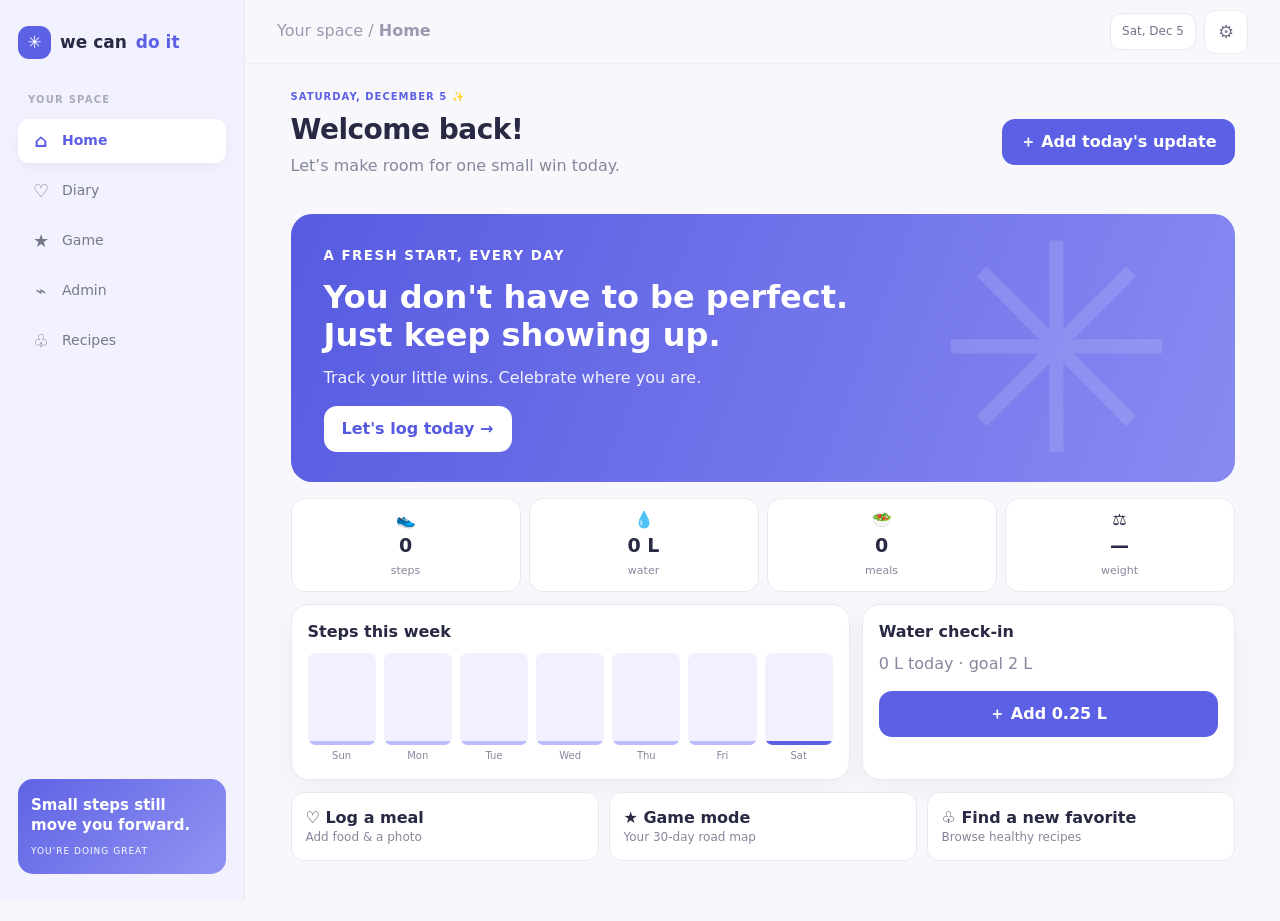
<file: public/index.html>
<!doctype html><html lang="en"><head><meta charset="utf-8">
<meta name="viewport" content="width=device-width,initial-scale=1,viewport-fit=cover">
<meta http-equiv="Content-Security-Policy" content="default-src 'none';script-src 'self';style-src 'self';img-src 'self' data:;manifest-src 'self';connect-src 'self';base-uri 'none';form-action 'none'">
<meta name="referrer" content="no-referrer"><meta name="theme-color" content="#5c60e5">
<meta name="apple-mobile-web-app-capable" content="yes"><meta name="mobile-web-app-capable" content="yes">
<meta name="apple-mobile-web-app-status-bar-style" content="default"><meta name="apple-mobile-web-app-title" content="We can do it">
<link rel="manifest" href="manifest.webmanifest"><link rel="icon" href="icon.svg"><link rel="apple-touch-icon" href="icon-180.png">
<link rel="stylesheet" href="css/style.css"><title>We can do it</title></head>
<body><aside class="side" id="side" aria-label="Main navigation"></aside>
<div class="main"><header class="top"><a class="mbrand"><i>✳</i>we can <b>do it</b></a><div class="crumb">Your space / <b id="crumb">Home</b></div><div class="right"><span class="pill" id="date"></span><button class="icon" data-p="me" aria-label="Safe and settings">⚙</button></div></header><main id="app"></main></div>
<nav id="tabs" aria-label="Main"></nav><div id="toast" role="status" hidden></div><script type="module" src="js/app.js"></script></body></html>
</file>
<file: public/css/style.css>
:root{--ink:#282943;--mut:#85879c;--p:#5c60e5;--lav:#f0f0ff;--line:#e9e9f2;--bg:#f8f8fc}
*{box-sizing:border-box;-webkit-tap-highlight-color:transparent}[hidden]{display:none!important}
html{-webkit-text-size-adjust:100%}button{font:inherit;cursor:pointer}
body{margin:0;background:var(--bg);color:var(--ink);font:16px/1.4 -apple-system,BlinkMacSystemFont,system-ui,sans-serif;overscroll-behavior-y:none}
#app{max-width:1000px;margin:auto;padding:26px 28px 60px}
h1{font-size:28px;margin:0 0 6px;letter-spacing:-.5px}h3{margin:0 0 10px;font-size:16px}.sub{color:var(--mut);margin:0 0 16px}
.card{display:block;background:#fff;border:1px solid var(--line);border-radius:18px;padding:16px;margin:0 0 12px;box-shadow:0 8px 24px #2727500d}
label{display:grid;gap:6px;margin:0 0 12px;font-size:13px;font-weight:600;color:#77788e}
input,select,textarea{font:inherit;font-size:16px;width:100%;min-height:44px;padding:10px 12px;border:1px solid var(--line);border-radius:12px;background:#fff;color:var(--ink);-webkit-appearance:none;appearance:none}
textarea{min-height:80px}input:focus-visible,textarea:focus-visible,select:focus-visible,button:focus-visible{outline:3px solid #a4a5fb;outline-offset:2px}
.btn{min-height:46px;padding:0 18px;border:0;border-radius:13px;background:var(--p);color:#fff;font-weight:700;width:100%}.btn+form,.btn+.btn{margin-top:12px}
.soft{background:var(--lav);color:var(--p)}.danger{background:#fdecec;color:#c0392b}
.stats{display:grid;grid-template-columns:repeat(4,1fr);gap:8px;margin:0 0 12px}.stat{background:#fff;border:1px solid var(--line);border-radius:14px;padding:10px 4px;text-align:center}.stat b{display:block;font-size:19px}.stat small{color:var(--mut);font-size:11px}
.week{display:flex;gap:8px;height:110px}.col{flex:1;display:grid;grid-template-rows:1fr auto;text-align:center;gap:4px}.col small{font-size:10px;color:var(--mut)}.track{display:flex;align-items:flex-end;background:var(--lav);border-radius:8px;overflow:hidden}.bar{display:block;width:100%;background:#b9bbfa}.bar.on{background:var(--p)}
.meal{display:flex;gap:12px;align-items:center;background:#fff;border:1px solid var(--line);border-radius:14px;padding:10px;margin:0 0 8px}.meal div{flex:1}.meal small{display:block;color:var(--mut)}.meal img,.ico{width:52px;height:52px;border-radius:10px;object-fit:cover;background:var(--lav);display:grid;place-items:center;font-size:22px}.x{width:44px;height:44px;border:0;background:none;font-size:24px;color:#999}
.goals{list-style:none;margin:0;padding:0;display:grid;gap:8px}.goals li{display:flex;gap:10px;align-items:center;padding:12px;border-radius:12px;background:var(--lav)}.goals .ok{background:#e6f7ec}
.map{display:grid;grid-template-columns:repeat(6,1fr);gap:6px}.tile{aspect-ratio:1;border-radius:12px;background:#f1f1fa;display:grid;place-items:center;font-size:20px;position:relative;opacity:.55}.tile small{position:absolute;top:3px;left:5px;font-size:9px;color:var(--mut)}.tile.done{background:#e6f7ec;opacity:1}.tile.today{background:var(--lav);outline:2px solid var(--p);opacity:1}.tile.missed{opacity:.8}
.badges{display:flex;justify-content:space-around;text-align:center;font-size:30px}.badges small{display:block;font-size:11px;color:var(--mut)}.off{filter:grayscale(1);opacity:.35}
.recipes{display:grid;grid-template-columns:1fr 1fr;gap:8px}.recipe{background:#fff;border:1px solid var(--line);border-radius:14px;padding:12px;content-visibility:auto;contain-intrinsic-size:130px}.recipe h3{font-size:13px;margin:6px 0}.recipe small{color:var(--mut)}
.lockbox{min-height:100dvh;display:grid;align-content:center;gap:12px;max-width:340px;margin:auto;padding:24px;text-align:center}.logo{font-size:40px;color:var(--p)}
#toast{position:fixed;left:50%;transform:translateX(-50%);bottom:calc(84px + env(safe-area-inset-bottom));background:#292a45;color:#fff;padding:11px 16px;border-radius:12px;z-index:9;max-width:90vw}
@media(prefers-reduced-motion:reduce){*{scroll-behavior:auto!important;transition:none!important}}

.side{position:fixed;inset:0 auto 0 0;width:245px;padding:26px 18px;background:#f2f2ff;border-right:1px solid var(--line);display:flex;flex-direction:column;gap:6px;z-index:25}
.brand,.mbrand{display:flex;align-items:center;gap:9px;font-weight:800;font-size:17px;color:var(--ink);text-decoration:none}.brand{margin:0 0 28px}.brand i,.mbrand i{width:33px;height:33px;border-radius:11px;background:var(--p);color:#fff;display:grid;place-items:center;font-style:normal}.brand b,.mbrand b{color:var(--p)}.mbrand{display:none}
.lab{margin:0 0 6px 10px;color:#aaaabd;font-size:10px;font-weight:700;letter-spacing:1.2px}
.side button{height:44px;padding:0 12px;border:0;border-radius:11px;background:none;color:#77788e;display:flex;align-items:center;gap:10px;text-align:left}.side span{width:22px;font-size:18px;text-align:center}.side small{font-size:14px}.side .on{background:#fff;color:var(--p);font-weight:700;box-shadow:0 5px 15px #40408010}
.push{flex:1}.quote{padding:16px 13px;border-radius:15px;color:#fff;background:linear-gradient(135deg,#5f63e4,#9294f3)}.quote b,.quote small{display:block}.quote b{margin:0 0 10px;font-size:15px;line-height:1.35}.quote small{font-size:9px;letter-spacing:1px}
.main{margin-left:245px;min-height:100vh}
.top{position:sticky;top:0;z-index:10;height:64px;padding:0 32px;display:flex;align-items:center;gap:12px;background:#f8f8fced;-webkit-backdrop-filter:blur(12px);backdrop-filter:blur(12px);border-bottom:1px solid #eeeef4}.crumb{color:#999aaf}.right{margin-left:auto;display:flex;gap:8px;align-items:center}
.pill,.icon{padding:9px 11px;border:1px solid var(--line);border-radius:11px;background:#fff;color:#73748a;font-size:12px}.icon{width:44px;height:44px;padding:0;font-size:18px}
.hello{display:flex;justify-content:space-between;align-items:center;gap:15px;margin-bottom:20px}.hello .btn{width:auto}.eyebrow{margin:0 0 6px;color:var(--p);font-size:10px;font-weight:700;letter-spacing:1px;text-transform:uppercase}
.hero{position:relative;overflow:hidden;min-height:210px;padding:30px 33px;border-radius:21px;color:#fff;background:linear-gradient(110deg,#575be0,#888af2);display:flex;align-items:center;margin-bottom:16px}.hero:after{content:'✳';position:absolute;right:6%;top:-65px;font-size:290px;color:#ffffff20}.hero div{position:relative;z-index:1}.hero small{font-weight:700;letter-spacing:1.5px}.hero h2{margin:12px 0;font-size:clamp(22px,3vw,32px);line-height:1.2}.hero p{margin:0 0 17px;color:#f2f2ff}.hero .btn{width:auto;background:#fff;color:#565ae0}
.two{display:grid;grid-template-columns:1.2fr .8fr;gap:12px}.quick{display:grid;grid-template-columns:repeat(3,1fr);gap:10px}.quick button{min-height:64px;padding:14px;border:1px solid var(--line);border-radius:13px;background:#fff;text-align:left;color:var(--ink)}.quick b,.quick small{display:block}.quick small{color:var(--mut);font-size:12px}
#tabs{display:none}.locked .side,.locked .main{display:none}#print{display:none}
@media(max-width:930px){.side{width:205px}.main{margin-left:205px}.two{grid-template-columns:1fr}.recipes{grid-template-columns:repeat(3,1fr)}}
@media(max-width:700px){.side{display:none}.main{margin:0}.top{height:calc(58px + env(safe-area-inset-top));padding:env(safe-area-inset-top) 12px 0}.mbrand{display:flex;font-size:13px}.mbrand i{width:26px;height:26px;border-radius:8px;font-size:14px}.crumb{display:none}
 #app{padding:16px 12px calc(92px + env(safe-area-inset-bottom))}.hello{display:block}.hello .btn{width:100%;margin-top:12px}.hero{min-height:180px;padding:20px;border-radius:16px}.hero:after{right:-45px;top:-35px;font-size:220px}.hero p{max-width:260px}.hero .btn{width:100%}.two,.quick{grid-template-columns:1fr}.recipes{grid-template-columns:1fr 1fr}
 #tabs{position:fixed;inset:auto 0 0;z-index:20;display:grid;grid-template-columns:repeat(5,1fr);gap:3px;padding:6px 6px calc(6px + env(safe-area-inset-bottom));background:#ffffffef;-webkit-backdrop-filter:blur(14px);backdrop-filter:blur(14px);border-top:1px solid var(--line)}.locked #tabs{display:none}
 #tabs button{min-height:50px;border:0;border-radius:10px;background:none;color:#7d7e94;display:grid;place-items:center;padding:2px}#tabs span{font-size:20px;line-height:1}#tabs small{font-size:10px}#tabs .on{background:var(--lav);color:var(--p);font-weight:700}}
@media print{.side,.top,#tabs,#toast,#app>:not(#print){display:none!important}.main{margin:0}#app{padding:0}#print{display:table;width:100%;border-collapse:collapse;font:11px sans-serif}#print th,#print td{border:1px solid #ccc;padding:4px;text-align:left}}

.btn+label,.btn+.btn{margin-top:12px}.card .meal{margin-top:10px}.sec{font-size:18px;margin:24px 0 10px}
.recipes{grid-template-columns:repeat(auto-fill,minmax(160px,1fr))}
.rcard{padding:0;overflow:hidden;text-align:left;border:1px solid var(--line);border-radius:14px;background:#fff;color:var(--ink);content-visibility:auto;contain-intrinsic-size:210px}
.pic{display:grid;place-items:center;width:100%;aspect-ratio:4/3;object-fit:cover;background:var(--lav);font-size:42px;border-radius:12px}.rcard .pic{border-radius:0}
.rcard h3{font-size:13px;margin:8px 10px 2px}.rcard small{display:block;margin:0 10px 10px;color:var(--mut)}
.how{padding-left:20px;margin:0;display:grid;gap:8px}ul.how{list-style:disc}.rt{margin-top:14px}.card .pic+label{margin-top:12px}
.nav2{display:flex;align-items:center;justify-content:space-between;gap:8px;margin:0 0 12px}.nav2 button{width:44px;height:44px;border:1px solid var(--line);border-radius:12px;background:#fff;font-size:22px}.nav2 button:disabled{opacity:.35}
.dcard{background:#fff;border:1px solid var(--line);border-radius:14px;padding:12px 14px;margin:0 0 8px}.dcard p{margin:6px 0 0}.dcard .m{color:var(--mut);font-size:13px}.dh{display:flex;gap:8px;align-items:baseline}.dh small{color:var(--mut)}.dh span{margin-left:auto}.off2{opacity:.5}
details.card summary{font-weight:700;min-height:44px;display:flex;align-items:center;cursor:pointer}
</file>
